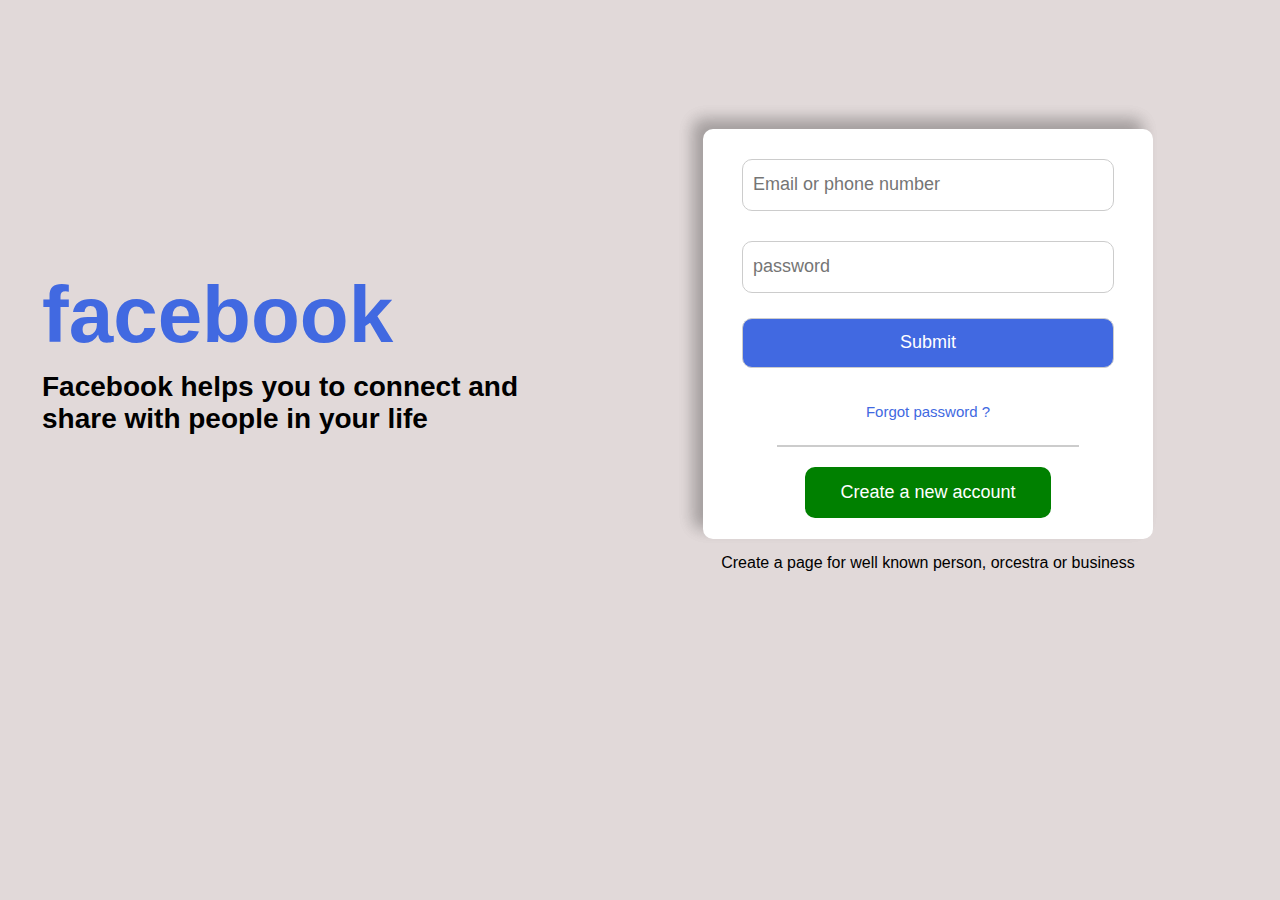
<file: index.html>
<!DOCTYPE html>
<html lang="en">
<head>
  <title>facebook login page</title>
  <link rel="stylesheet" href="fb-styles.css">
</head>
<body>
  <div class="container">
    <div class="left-section">
      <h1>facebook</h1>
      <h3>Facebook helps you to connect and share with people in your life</h3>
    </div>
    <div class="right-section">
      <div class="login-box">
        <form>
        <input type="text" placeholder="Email or phone number">
        <input type="password" placeholder="password">
        <input type="submit">
      </form>
      <p>Forgot password ?</p>
      <hr>
      <div class="create-account">Create a new account
     </div>
    </div>
    <span>Create a page for well known person, orcestra or business</span>
   </div>
  </div>
</body>
</html>
</file>
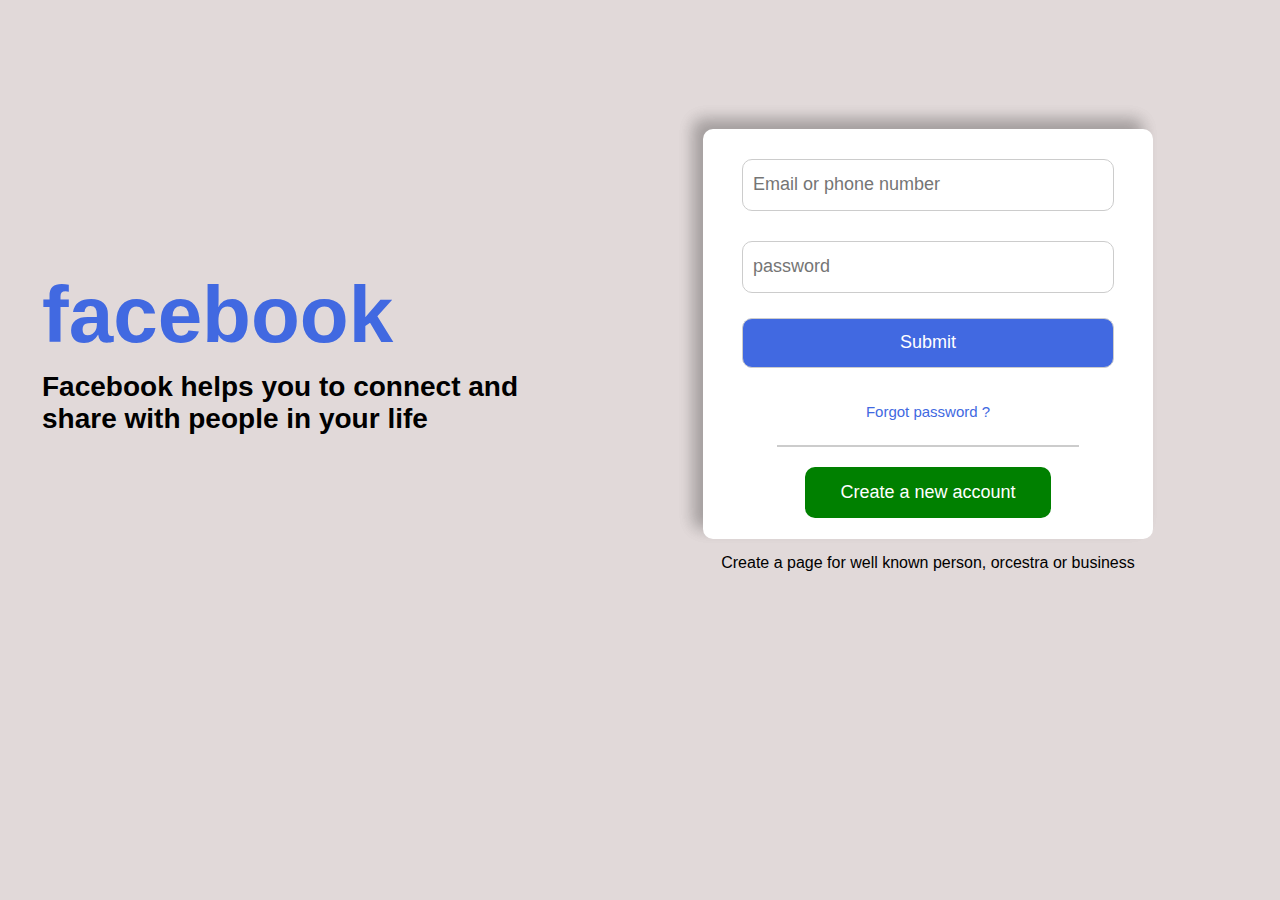
<file: fb.html>
<!DOCTYPE html>
<html lang="en">
<head>
  <title>facebook login page</title>
  <link rel="stylesheet" href="fb-styles.css">
</head>
<body>
  <div class="container">
    <div class="left-section">
      <h1>facebook</h1>
      <h3>Facebook helps you to connect and share with people in your life</h3>
    </div>
    <div class="right-section">
      <div class="login-box">
        <form>
        <input type="text" placeholder="Email or phone number">
        <input type="password" placeholder="password">
        <input type="submit">
      </form>
      <p>Forgot password ?</p>
      <hr>
      <div class="create-account">Create a new account
     </div>
    </div>
    <span>Create a page for well known person, orcestra or business</span>
   </div>
  </div>
</body>
</html>
</file>
<file: fb-styles.css>
body{
      margin: 0%;
      padding: 0%;
      height: 700px;
      display: flex;
      flex-direction: column;
      align-items:center;
      justify-content: center;
      font-family: Arial, Helvetica, sans-serif;
      background-color: #e1d9d9;
    }
    .container{
       margin: 10px 20px;
      display: flex;
      flex-direction: row;
      justify-content: center;
      align-self: center;
    }
    .left-section{
      width:40%;
      margin-right: 80px;
      
    
  
    }
    h1{
      font-size:80px;
      color: royalblue;
      margin-top: 140px;
      margin-bottom: 10px;
    }
    h3{
      font-size: 28px;
      margin-top: 0%;
    }
    .right-section{
      width:50%;
      display: flex;
      flex-direction: column;
      align-items: center;
    }
    .login-box{
      height:410px;
      width: 450px;
      display: flex;
      flex-direction: column;
      align-items: center;
      background-color: white;
      box-shadow:  -10px -10px 15px rgba(0, 0, 0, 0.15 ),-10px -10px 15px rgba(0, 0, 0, 0.15 );
      border-radius: 10px;  
    }
    form{
      display: flex;
      flex-direction: column;
      align-items: center;
      justify-content: center;
      padding: 15px 0px;
    }
    input{
      margin: 15px 0px;
      height: 50px;
      width: 350px;
      font-size: 18px;
      padding: 0px 10px;
      border-radius: 10px;
      border: 1px solid #ccc;
    }
    input[type="submit"]{
      width: 372px;
      margin: 10px 10px;
      background-color: royalblue;
      font-size: 18px;
      color: white;
      cursor: pointer;
    }
    p{
      color: royalblue;
      font-size: 15px;
      margin-top: 10px;
      cursor: pointer;
    }
    hr{
      border:1px solid #ccc;
      width: 300px;
      margin-top: 10px;
      margin-bottom: 15px;
    }
    .create-account{
      background-color: green;
      color: white;
      font-size: 18px;
      padding: 15px 35px;
      border-radius: 10px;
      margin-top: 5px;
      cursor: pointer;
    }
    span{
      margin-top: 15px;
      font-size: 16px;
      font-weight: 30px;
    }
     @media screen and (max-width:1200px){
      body{
        height: 600px;
        padding: 20px;
      }
      .container{
        display: flex;
        flex-direction: column;
        justify-content: center;
        align-items: center;
      }
      .left-section{
        width: 100%;
        display: flex;
        flex-direction: column;
        justify-content: center;
        text-align: center;
        align-items: center;
        padding: 20px 10px;
        margin-left: 80px;
        
      }
      .right-section{
        width: 100%;
        padding: 20px 20px;
      }
      .login-box{
        width: 90%;
      }
      input {
     width: 90%;
   }
 
   input[type="submit"] {
     width: 95%;
   }
 
   hr {
     width: 80%;
   }
 
   .create-account {
     width: auto;
     padding: 12px 24px;
     text-align: center;
   }
 
   span {
     text-align: center;
     display: block;
     width: 100%;
     padding: 10px;
   }
    }
</file>
